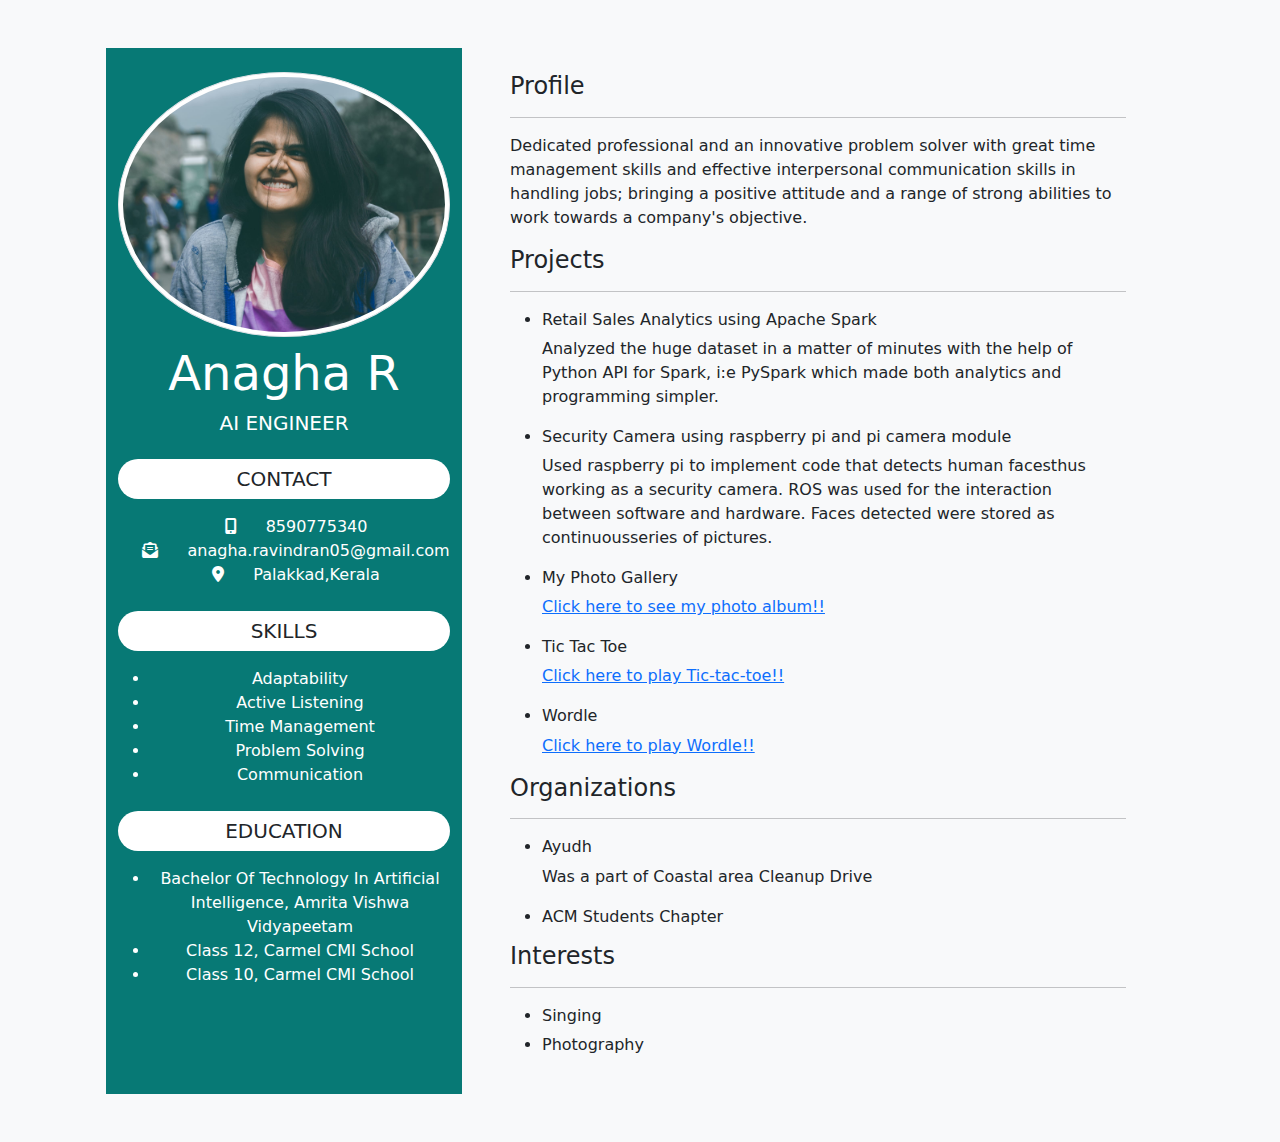
<file: index.html>
<!DOCTYPE html>
<html lang="en">
    <head>
      <meta charset="UTF-8">
      <title>My profile</title>
      <link href="https://cdn.jsdelivr.net/npm/bootstrap@5.3.0-alpha1/dist/css/bootstrap.min.css" rel="stylesheet">
      <link href="https://cdnjs.cloudflare.com/ajax/libs/font-awesome/6.3.0/css/all.min.css" rel="stylesheet">
      <link href="newcolor.css" rel="stylesheet">

    </head>
    <body class="bg-light">
      <div class="container p-5">
        <div class="row">
          <div class="col-lg-4  text-white text-center py-4">
            <div class="header-left">
              <img src="pic.jfif" alt="Profile picture" class="img-thumbnail rounded-circle mb-2">
              <h1 class="display-5">Anagha R</h1>
              <h4 class="lead text-uppercase text-dark-50 mb-4">AI Engineer</h4>
            </div>
            <div>
              <h5 class="text-uppercase bg-white text-dark py-2 rounded-pill">Contact</h5>

              <ul class="list-unstyled text-dark-50 ml-5 py-2 text-left">
                <li class="list-item">
                  <i class="fas fa-mobile-alt mx-4"></i>
                  8590775340
                </li>
                <li class="list-item">
                  <i class="fas fa-envelope-open-text mx-4"></i>
                  anagha.ravindran05@gmail.com
                </li>
                <li class="list-item">
                  <i class="fas fa-map-marker-alt mx-4"></i>
                  Palakkad,Kerala
                </li>
                
              </ul>



            
            </div>
            <div><h5 class="text-uppercase bg-white text-dark py-2 rounded-pill">Skills</h5>
            <ul class="list text-dark-50 ml-5 py-2 text-left text-capitalize">
                <li class="list-item">Adaptability</li>
                <li class="list-item">Active listening</li>
                <li class="list-item">Time management</li>
                <li class="list-item">Problem Solving</li>
                <li class="list-item">Communication</li>
            </ul>
            </div>

            <div>
              <h5 class="text-uppercase bg-white text-dark py-2 rounded-pill">Education</h5>
              <ul class="list text-dark-50 ml-5 py-2 text-left text-capitalize">
                <li class="list-item">Bachelor of Technology in Artificial Intelligence, Amrita Vishwa Vidyapeetam</li>
                <li class="list-item">Class 12, Carmel CMI School</li>
                <li class="list-item">Class 10, Carmel CMI School</li>
              </ul>
            </div>
            </div>
          <div class="col-lg-8 bg-light text-dark py-4 px-5">
            <div class="header-right">
              <h4 class="tet-uppercase">Profile</h4>
              <hr>
              <p>Dedicated professional and an innovative problem solver with great time management skills and effective interpersonal 
                communication skills in handling jobs; bringing a positive attitude and a range of strong abilities to work towards a 
                company's objective.</p>
            </div>
            <div>
              <h4 class="tet-uppercase">Projects</h4>
              <hr>
              <ul class="list">
                <li class="list-item">
                  <h6>Retail Sales Analytics using Apache Spark</h6>
                  <p>Analyzed the huge dataset in a matter of minutes with the help of Python API for Spark, i:e
                    PySpark which made both analytics and programming simpler.</p>

                </li>
                <li class="list-item">
                  <h6>Security Camera using raspberry pi and pi camera module
                  </h6>
                  <p>Used raspberry pi to implement code that detects human facesthus working as a security
                    camera. ROS was used for the interaction between software and hardware. Faces detected
                    were stored as continuousseries of pictures.
                    </p>

                </li>
                
                
                  <li class="list-item">
                  <h6>My Photo Gallery</h6>
                  <p><a href="photo_gallery.html">Click here to see my photo album!!</a></p>

                </li>

                <li class="list-item">
                  <h6>Tic Tac Toe</h6>
                  <p><a href="tic.html">Click here to play Tic-tac-toe!!</a></p>

                </li>

                <li class="list-item">
                  <h6>Wordle</h6>
                  <p><a href="wordle.html">Click here to play Wordle!!</a></p>

                </li>
              </ul>
              
            </div>

            <div>
              <h4 class="tet-uppercase">Organizations</h4>
              <hr>
              <ul class="list">
                <li class="list-item">
                  <h6>Ayudh</h6>
                  <p>Was a part of Coastal area Cleanup Drive</p>

                </li>
                <li class="list-item">
                  <h6>ACM Students Chapter
                  </h6>
                  
              </ul>
              
            </div>
            <div>
              <h4 class="tet-uppercase">Interests</h4>
              <hr>
              <ul class="list">
                <li class="list-item">
                  <h6>Singing</h6>

                </li>
                <li class="list-item">
                  <h6>Photography
                  </h6>
                  
              </ul>
              
            </div>
          

          </div>


          </div>

        </div>
      </div>
    </body>
</file>
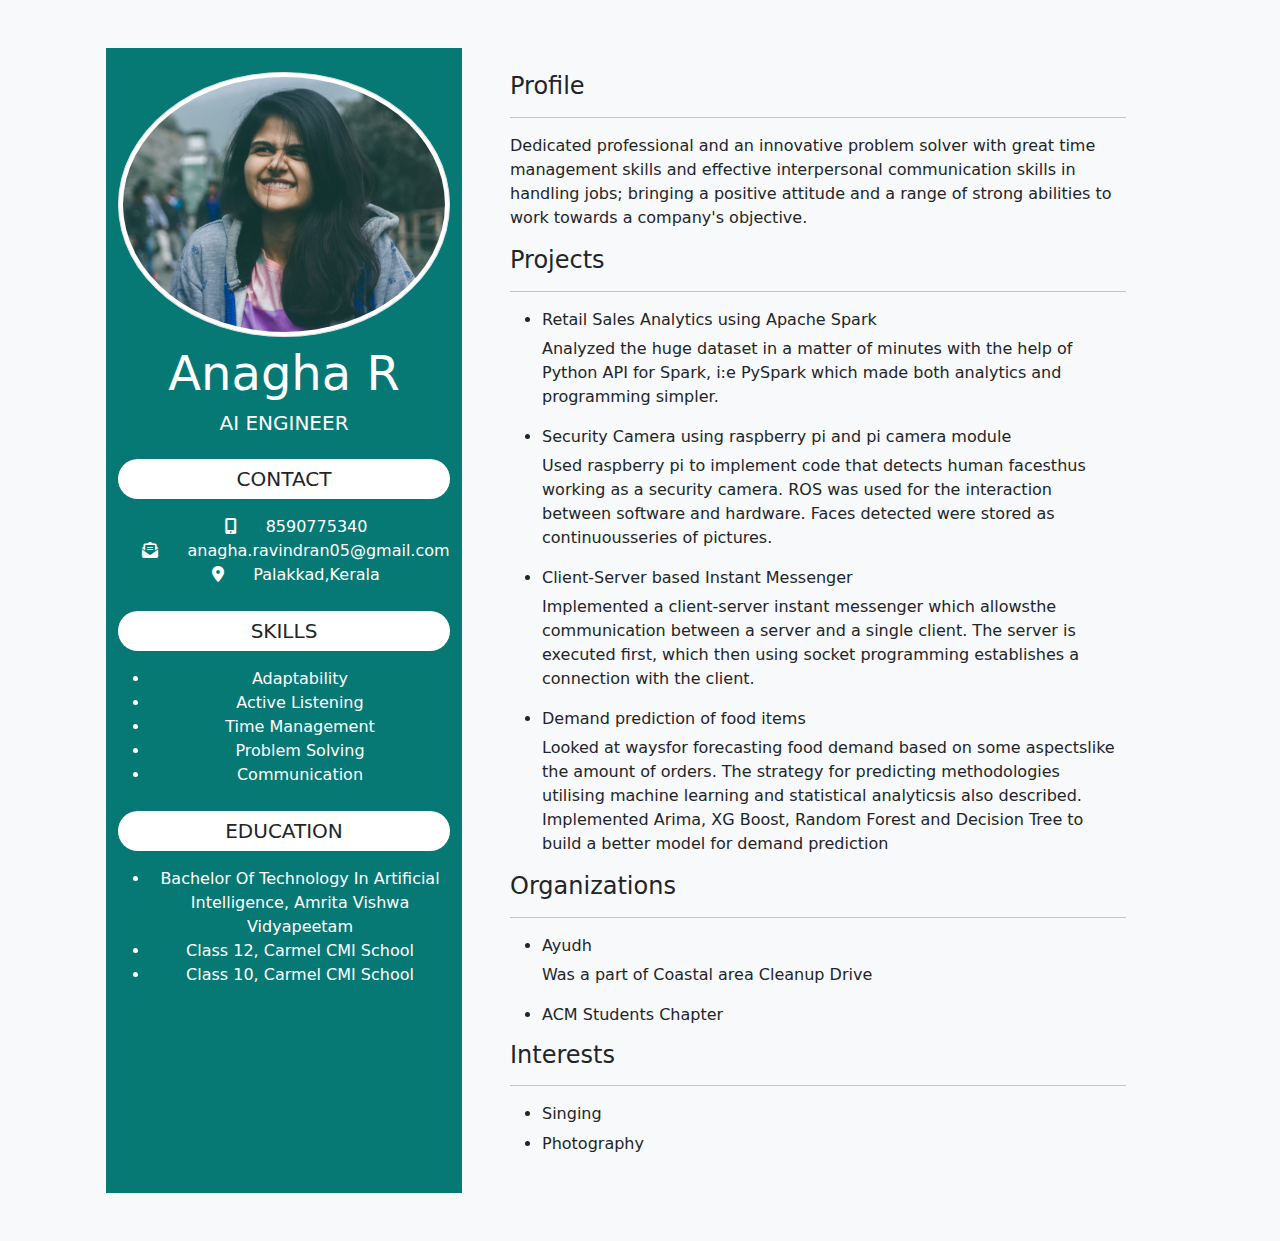
<file: Index.html>
<!DOCTYPE html>
<html lang="en">
    <head>
      <meta charset="UTF-8">
      <title>My profile</title>
      <link href="https://cdn.jsdelivr.net/npm/bootstrap@5.3.0-alpha1/dist/css/bootstrap.min.css" rel="stylesheet">
      <link href="https://cdnjs.cloudflare.com/ajax/libs/font-awesome/6.3.0/css/all.min.css" rel="stylesheet">
      <link href="newcolor.css" rel="stylesheet">

    </head>
    <body class="bg-light">
      <div class="container p-5">
        <div class="row">
          <div class="col-lg-4  text-white text-center py-4">
            <div class="header-left">
              <img src="pic.jfif" alt="Profile picture" class="img-thumbnail rounded-circle mb-2">
              <h1 class="display-5">Anagha R</h1>
              <h4 class="lead text-uppercase text-dark-50 mb-4">AI Engineer</h4>
            </div>
            <div>
              <h5 class="text-uppercase bg-white text-dark py-2 rounded-pill">Contact</h5>

              <ul class="list-unstyled text-dark-50 ml-5 py-2 text-left">
                <li class="list-item">
                  <i class="fas fa-mobile-alt mx-4"></i>
                  8590775340
                </li>
                <li class="list-item">
                  <i class="fas fa-envelope-open-text mx-4"></i>
                  anagha.ravindran05@gmail.com
                </li>
                <li class="list-item">
                  <i class="fas fa-map-marker-alt mx-4"></i>
                  Palakkad,Kerala
                </li>
                
              </ul>



            
            </div>
            <div><h5 class="text-uppercase bg-white text-dark py-2 rounded-pill">Skills</h5>
            <ul class="list text-dark-50 ml-5 py-2 text-left text-capitalize">
                <li class="list-item">Adaptability</li>
                <li class="list-item">Active listening</li>
                <li class="list-item">Time management</li>
                <li class="list-item">Problem Solving</li>
                <li class="list-item">Communication</li>
            </ul>
            </div>

            <div>
              <h5 class="text-uppercase bg-white text-dark py-2 rounded-pill">Education</h5>
              <ul class="list text-dark-50 ml-5 py-2 text-left text-capitalize">
                <li class="list-item">Bachelor of Technology in Artificial Intelligence, Amrita Vishwa Vidyapeetam</li>
                <li class="list-item">Class 12, Carmel CMI School</li>
                <li class="list-item">Class 10, Carmel CMI School</li>
              </ul>
            </div>
            </div>
          <div class="col-lg-8 bg-light text-dark py-4 px-5">
            <div class="header-right">
              <h4 class="tet-uppercase">Profile</h4>
              <hr>
              <p>Dedicated professional and an innovative problem solver with great time management skills and effective interpersonal 
                communication skills in handling jobs; bringing a positive attitude and a range of strong abilities to work towards a 
                company's objective.</p>
            </div>
            <div>
              <h4 class="tet-uppercase">Projects</h4>
              <hr>
              <ul class="list">
                <li class="list-item">
                  <h6>Retail Sales Analytics using Apache Spark</h6>
                  <p>Analyzed the huge dataset in a matter of minutes with the help of Python API for Spark, i:e
                    PySpark which made both analytics and programming simpler.</p>

                </li>
                <li class="list-item">
                  <h6>Security Camera using raspberry pi and pi camera module
                  </h6>
                  <p>Used raspberry pi to implement code that detects human facesthus working as a security
                    camera. ROS was used for the interaction between software and hardware. Faces detected
                    were stored as continuousseries of pictures.
                    </p>

                </li>
                <li class="list-item">
                  <h6>Client-Server based Instant Messenger</h6>
                  <p>Implemented a client-server instant messenger which allowsthe communication between a
                    server and a single client. The server is executed first, which then using socket programming
                    establishes a connection with the client.
                    </p>

                </li>
                <li class="list-item">
                  <h6>Demand prediction of food items
                  </h6>
                  <p>Looked at waysfor forecasting food demand based on some aspectslike the amount of
                    orders. The strategy for predicting methodologies utilising machine learning and statistical
                    analyticsis also described. Implemented Arima, XG Boost, Random Forest and Decision Tree
                    to build a better model for demand prediction</p>

                </li>
              </ul>
              
            </div>

            <div>
              <h4 class="tet-uppercase">Organizations</h4>
              <hr>
              <ul class="list">
                <li class="list-item">
                  <h6>Ayudh</h6>
                  <p>Was a part of Coastal area Cleanup Drive</p>

                </li>
                <li class="list-item">
                  <h6>ACM Students Chapter
                  </h6>
                  
              </ul>
              
            </div>
            <div>
              <h4 class="tet-uppercase">Interests</h4>
              <hr>
              <ul class="list">
                <li class="list-item">
                  <h6>Singing</h6>

                </li>
                <li class="list-item">
                  <h6>Photography
                  </h6>
                  
              </ul>
              
            </div>
          

          </div>


          </div>

        </div>
      </div>
    </body>
</file>
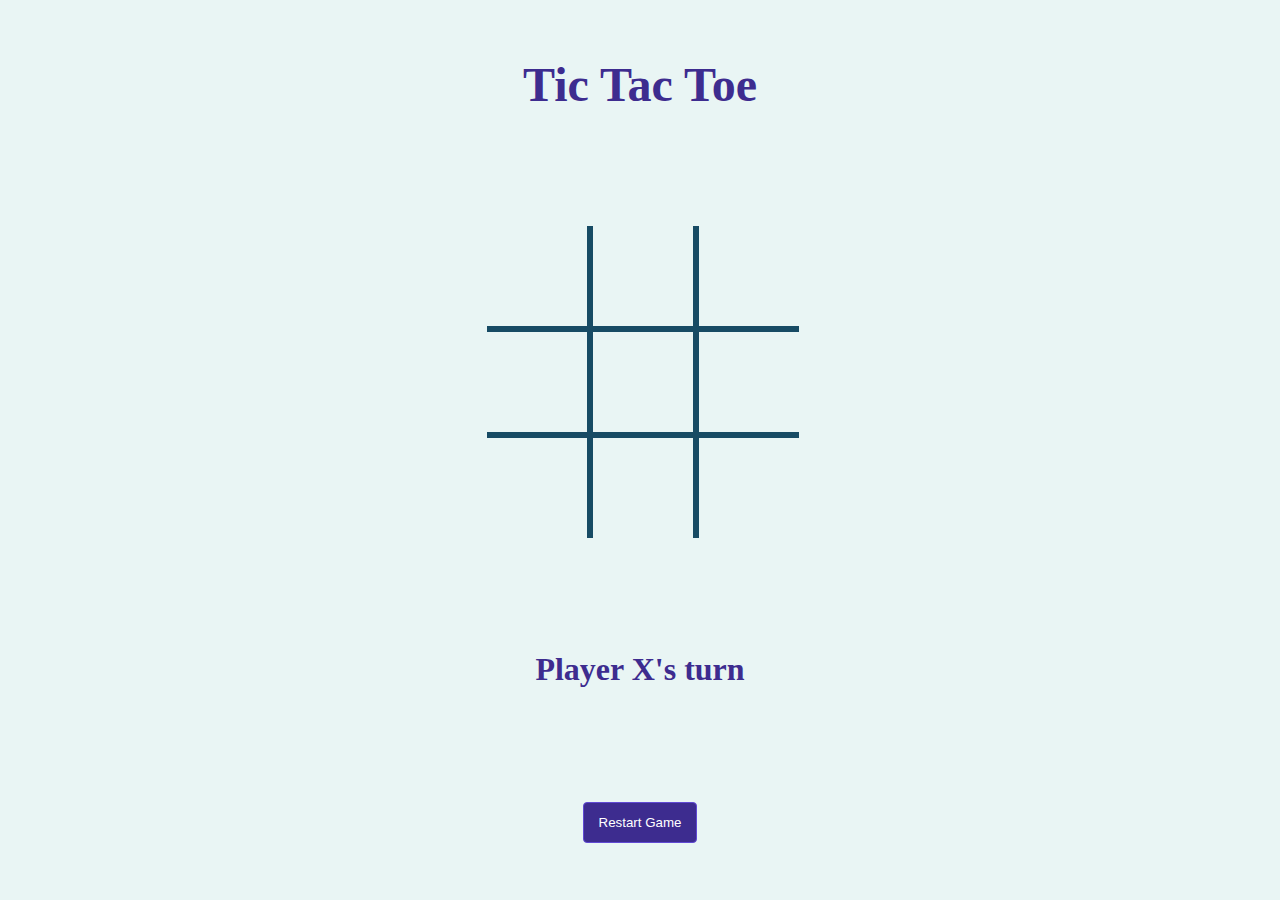
<file: multi.html>
<html>
    <body>
        <title>Tic Tac Toe</title>
        <link rel="stylesheet" href="tic.css">

<section>
    <h1 class="game--title">Tic Tac Toe</h1>
    <div class="game--container">
      <div data-cell-index="0" class="cell"></div>
      <div data-cell-index="1" class="cell"></div>
      <div data-cell-index="2" class="cell"></div>
      <div data-cell-index="3" class="cell"></div>
      <div data-cell-index="4" class="cell"></div>
      <div data-cell-index="5" class="cell"></div>
      <div data-cell-index="6" class="cell"></div>
      <div data-cell-index="7" class="cell"></div>
      <div data-cell-index="8" class="cell"></div>
    </div>
    <h2 class="game--status"></h2>
    <button class="game--restart">Restart Game</button>
  </section>
  <script>
    const statusDisplay = document.querySelector('.game--status');

let currentPlayer = 'X';
let gameState = ['', '', '', '', '', '', '', '', ''];
let gameActive = true;

const currentPlayerTurn = () => `Player ${currentPlayer}'s turn`;
const winningMessage = () => `Hurrayyyy!!! Player ${currentPlayer} has won!`;
const drawMessage = () => `It is a draw!`;

statusDisplay.innerHTML = currentPlayerTurn();

const winningConditions = [
  [0, 1, 2],
  [3, 4, 5],
  [6, 7, 8],
  [0, 3, 6],
  [1, 4, 7],
  [2, 5, 8],
  [0, 4, 8],
  [2, 4, 6]
];

function handleCellPlayed(clickedCell, clickedCellIndex) {
  gameState[clickedCellIndex] = currentPlayer;
  clickedCell.innerHTML = currentPlayer;
}

function handlePlayerChange() {
  currentPlayer = currentPlayer === 'X' ? 'O' : 'X';
  statusDisplay.innerHTML = currentPlayerTurn();
}

function handleResultValidation() {
  let roundWon = false;
  for (let i = 0; i <= winningConditions.length - 1; i++) {
    const winCondition = winningConditions[i];
    let a = gameState[winCondition[0]];
    let b = gameState[winCondition[1]];
    let c = gameState[winCondition[2]];
    if (a === '' || b === '' || c === '') {
      continue;
    }
    if (a === b && b === c) {
      roundWon = true;
      break;
    }
  }

  if (roundWon) {
    statusDisplay.innerHTML = winningMessage();
    gameActive = false;
    return;
  }

  let roundDraw = !gameState.includes('');
  if (roundDraw) {
    statusDisplay.innerHTML = drawMessage();
    gameActive = false;
    return;
  }

  handlePlayerChange();
}

function handleCellClick(clickedCellEvent) {
  const clickedCell = clickedCellEvent.target;
  const clickedCellIndex = parseInt(
    clickedCell.getAttribute('data-cell-index')
  );

  if (gameState[clickedCellIndex] !== '' || !gameActive) {
    return;
  }

  handleCellPlayed(clickedCell, clickedCellIndex);
  handleResultValidation();
}

function handleRestartGame() {
  gameActive = true;
  currentPlayer = 'X';
  gameState = ['', '', '', '', '', '', '', '', ''];
  statusDisplay.innerHTML = currentPlayerTurn();
  document.querySelectorAll('.cell').forEach(cell => (cell.innerHTML = ''));
}

document
  .querySelectorAll('.cell')
  .forEach(cell => cell.addEventListener('click', handleCellClick));
document
  .querySelector('.game--restart')
  .addEventListener('click', handleRestartGame);
  </script>
</body>
  </html>
</file>
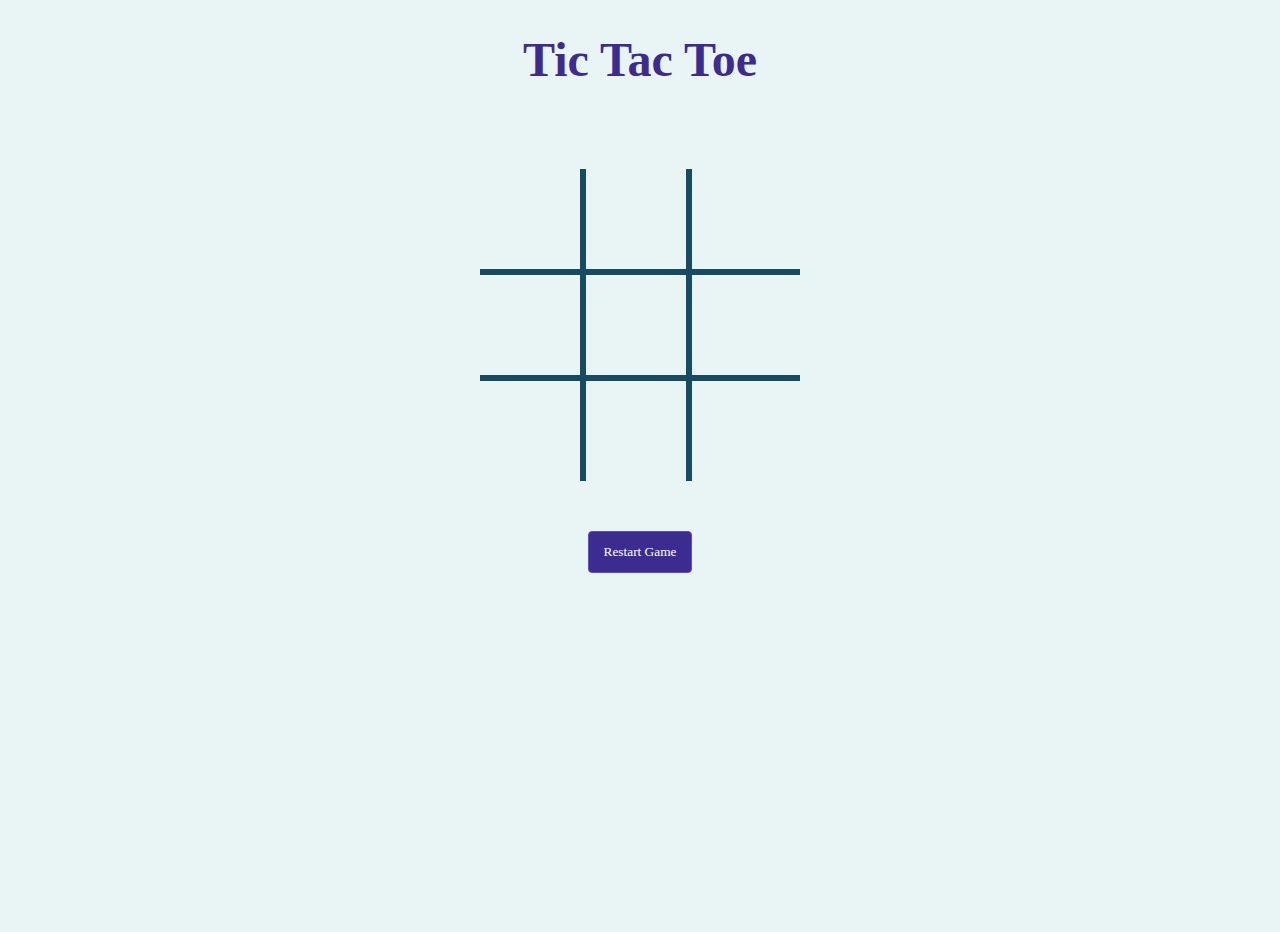
<file: single.html>
<!DOCTYPE html>
<html lang="en">
<head>
  <meta charset="UTF-8">
  <meta name="viewport" content="width=device-width, initial-scale=1.0">
  <meta http-equiv="X-UA-Compatible" content="ie=edge">
<style>
body {
    font-family: 'Georgia', cursive;
    background-color: #e9f5f4;
    height: 100vh;
    margin: 0;
  }
.container {
  width: 320px;
  margin: auto;
  margin-top: 10px;
  font-family: 'Georgia', cursive;

}

.container h1 {
  text-align: center;
  font-size: 48px;
  color: #3d2c8f;
  border: 0;
  padding-bottom: 50px;
}

.row {
  height: 100px;
}

.col {
  height: 100px;
  width: 100px;
  float: left;
  font-size: 50px;
  text-align: center;
  line-height: 100px;
  color:  #4ea7c3;

}


.border-b {
  border-bottom: 6px solid #174b64;
}

.border-r {
  border-right: 6px solid #174b64;
}

.winner {
    color: #010e12;
}
.restart  {
  text-align: center;
  padding-top: 50px;
}
.restart-btn{
  padding: 12px 15px;
    cursor: pointer;
    background-color: #3d2c8f; ;
    border:1px solid #6049d3;
    border-radius: 4px;
    font-family: Georgia, cursive;
    color: #fff;
	}
</style>
  <title>Document</title>
</head>
<body>
  <div class="container">
    <h1>Tic Tac Toe</h1>
    <div class="row border-b">
      <div class="col border-r"></div>
      <div class="col border-r"></div>
      <div class="col"></div>
    </div>
    <div class="row border-b">
      <div class="col border-r"></div>
      <div class="col border-r"></div>
      <div class="col"></div>
    </div>
    <div class="row">
      <div class="col border-r"></div>
      <div class="col border-r"></div>
      <div class="col"></div>
    </div>
  </div>
  <script>
  
  const ticTacToeGame = new TicTacToeGame();
	ticTacToeGame.start();
	
	function TicTacToeGame() {
	  const board = new Board();
	  const humanPlayer = new HumanPlayer(board);
	  const computerPlayer = new ComputerPlayer(board);
	  let turn = 0;
	
	  this.start = function() {
		const config = { childList: true };
		const observer = new MutationObserver(() => takeTurn());
		board.positions.forEach((el) => observer.observe(el, config));
		takeTurn();
	  }
	
	  function takeTurn() {
		if (board.checkForWinner()) {
		  return;
		}
	
		if (turn % 2 === 0) {
		  humanPlayer.takeTurn();
		} else {
		  computerPlayer.takeTurn();
		}
	
		turn++;
	  };
	}
	
	function Board() {
	  this.positions = Array.from(document.querySelectorAll('.col'));
	
	  this.checkForWinner = function() {
		let winner = false;
	
		const winningCombinations = [
			[0,1,2],
			[3,4,5],
			[6,7,8],
			[0,4,8],
			[2,4,6],
			[0,3,6],
			[1,4,7],
			[2,5,8]
		];
	
		const positions = this.positions;
		winningCombinations.forEach((winningCombo) => {
		  const pos0InnerText = positions[winningCombo[0]].innerText;
		  const pos1InnerText = positions[winningCombo[1]].innerText;
		  const pos2InnerText = positions[winningCombo[2]].innerText;
		  const isWinningCombo = pos0InnerText !== '' &&
			pos0InnerText === pos1InnerText && pos1InnerText === pos2InnerText;
		  if (isWinningCombo) {
			  winner = true;
			  winningCombo.forEach((index) => {
				positions[index].className += ' winner';
			  })
		  }
		});
	
		return winner;
	  }
	}
	
	function ComputerPlayer(board) {
	  this.takeTurn = function() {
		let availablePositions = board.positions.filter((p) => p.innerText === '');
		const move = Math.floor(Math.random() * (availablePositions.length - 0));
		availablePositions[move].innerText = 'O';
	  }
	}
	
	function HumanPlayer(board) {
	  this.takeTurn = function() {
		board.positions.forEach(el =>
		  el.addEventListener('click', handleTurnTaken));
	  }
	
	  function handleTurnTaken(event) {
		event.target.innerText = 'X';
		board.positions
		  .forEach(el => el.removeEventListener('click', handleTurnTaken));
	  }
	}
	</script>
	<div class="restart">
		<button type="reset" class="restart-btn">Restart Game</button></div>
		<script>document.querySelector('.restart-btn').addEventListener('click', function(){
			window.location.reload();
			return false;});
			</script>
</body>
</html>
</file>
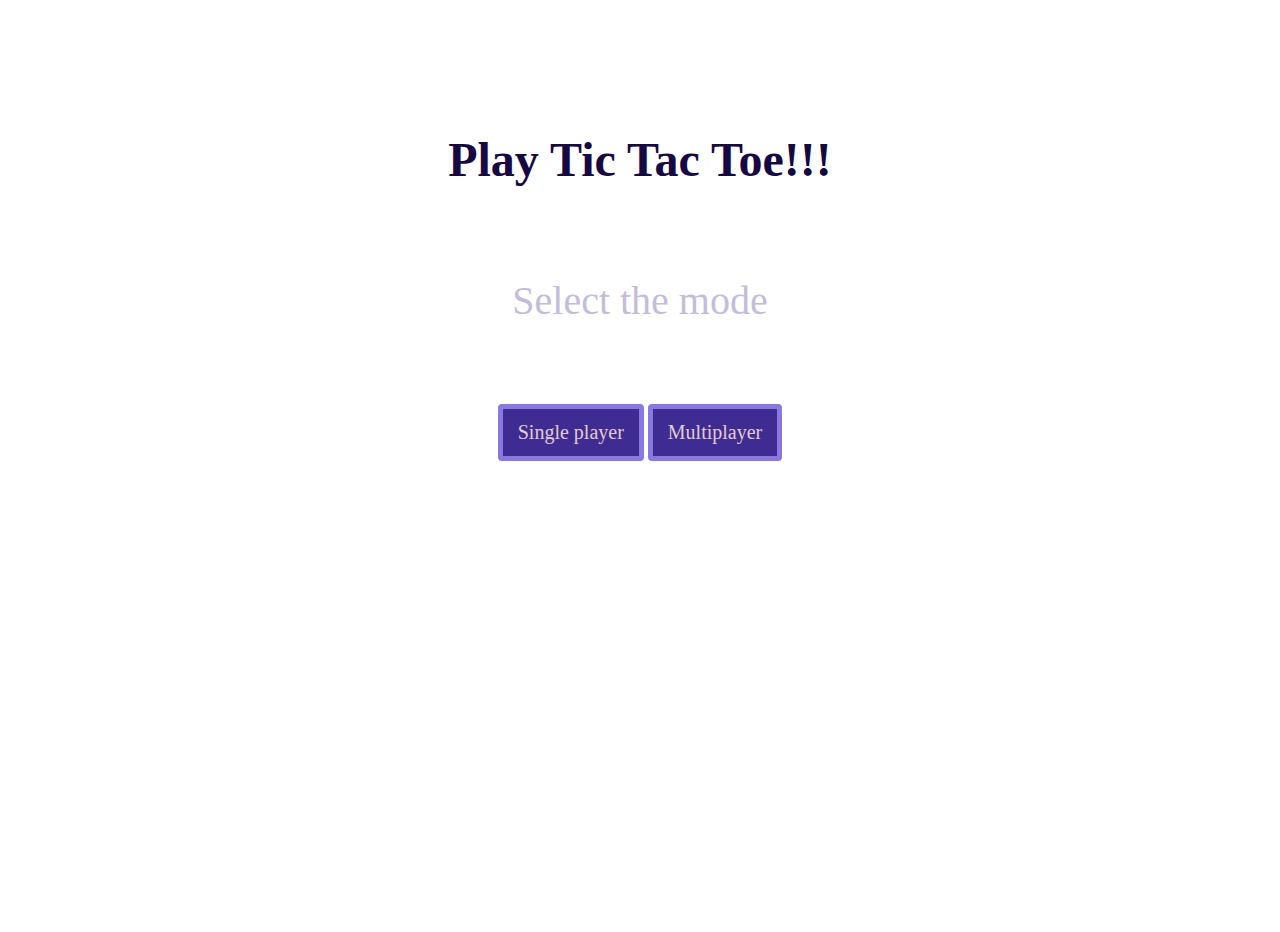
<file: tic.html>
<!DOCTYPE html>
<html>
<head>
	<title>Button Redirect Example</title>
</head>
<style>
  body {
      font-family: 'Georgia', cursive;
      height: 100vh;
      margin: 0;
      text-align: center;
     background-position: 120%;

    }
  h1 {
  text-align: center;
  font-size: 48px;
  color: #160843;
  border: 0;
  padding-bottom: 50px;
  padding-top: 100px;
}
p {
  text-align: center;
  font-size: 40px;
  color: #c3bdd9;
  border: 0;
  padding-bottom: 40px;
}
restart  {
  text-align: center;
  padding-top: 50px;
}
.restart-btn{
  padding: 12px 15px;
    cursor: pointer;
    background-color: #3f2c93; ;
    border:5px solid #8978e2;
    border-radius: 4px;
    font-family: Georgia, cursive;
    color: #e1cece;
    font-size: 20px;
	}
    </style>

<body background="https://a-static.besthdwallpaper.com/the-gaze-of-a-black-yellow-eyed-cat-on-a-black-background-in-blue-green-mixed-tones-wallpaper-1152x720-96647_2.jpg"></body>
	<h1>Play Tic Tac Toe!!!</h1>
  <p>Select the mode</p>
  <div class="restart">
	<button class="restart-btn" onclick="window.location.href = 'single.html';">Single player</button>
	<button class="restart-btn" onclick="window.location.href = 'multi.html';">Multiplayer</button></div>
</body>
</html>
</file>
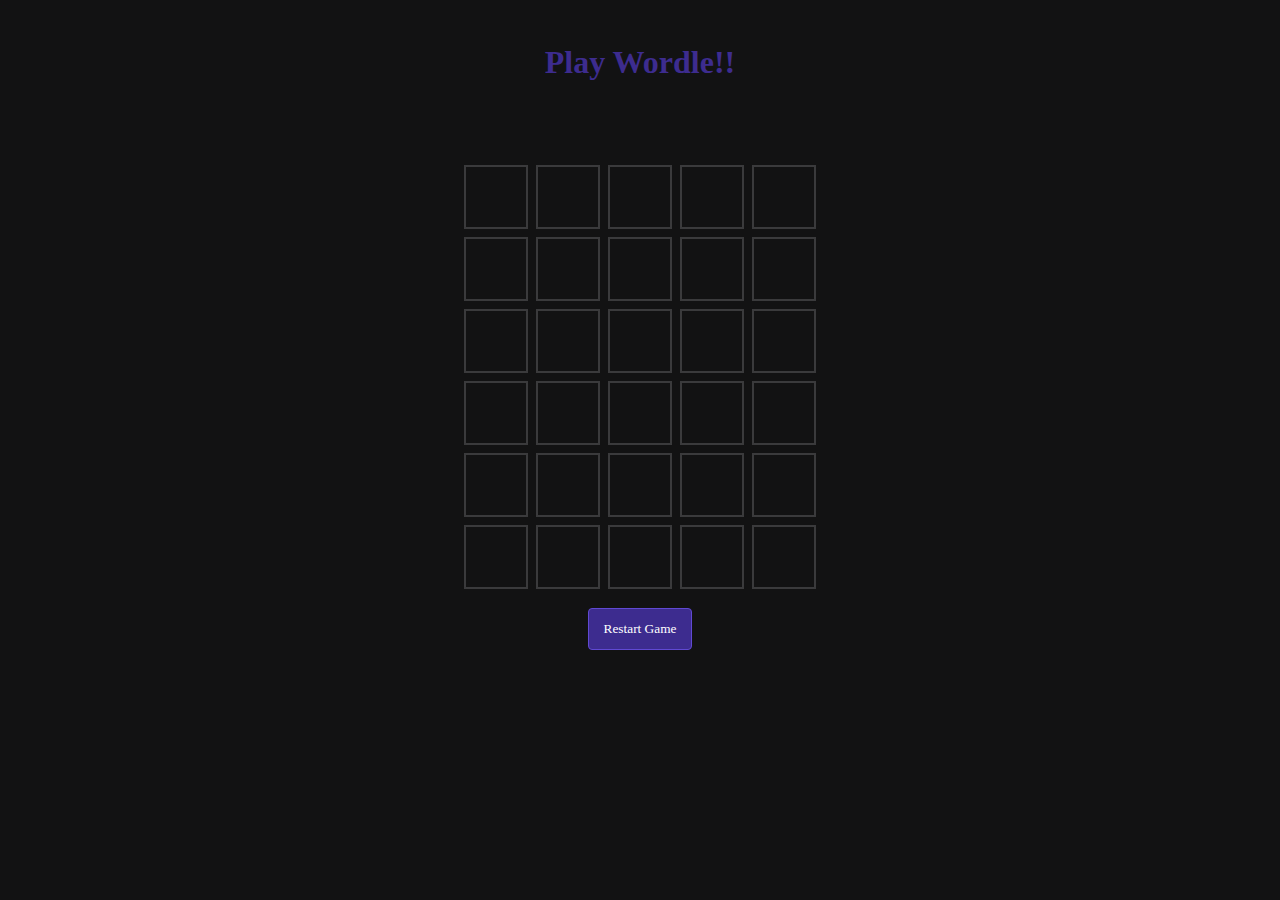
<file: wordle.html>
<!DOCTYPE html>
<html lang="en">
  <head>
    <meta charset="UTF-8" />
    <meta http-equiv="X-UA-Compatible" content="IE=edge" />
    <meta name="viewport" content="width=device-width, initial-scale=1.0" />
    <title>Wordle game</title>
    <link rel="stylesheet" href="wordle.css" />
</head>
<body>
    <div id="game">
        <h1>Play Wordle!!</h1>
        <div class="grid">
        </div>

    </div>

    <script src="script.js" type="module"></script>
    <div class="restart">
    <button class="restart-btn">Restart Game</button></div>
    <script>
    document.querySelector('.restart-btn').addEventListener('click', function(){
        window.location.reload();
        return false;
      });
        </script>

</body>
</html>
</file>
<file: newcolor.css>
.row{
    background-color:rgb(7, 121, 117);

}
</file>
<file: tic.css>
body {
    font-family: 'Georgia', cursive;
    background-color: #e9f5f4;
    height: 100vh;
    margin: 0;
  }
  
  section {
    text-align: center;
    height: 100%;
    display: flex;
    flex-direction: column;
    justify-content: space-around;
    align-items: center;
  }
  .game--title{
    font-size: 3em;
    color: #3d2c8f;
    margin: 0;
    
  }
  .game--container {
    display: grid;
    grid-template-columns: repeat(3, auto);
    width: 306px;
    border: 0;
  }
  
  .cell {
    font-family: 'Times New Roman', cursive;
    width: 100px;
    height: 100px;
    border: 0;
    cursor: pointer;
    line-height: 100px;
    font-size: 50px;
    color:  #4ea7c3;
  }
  .cell:nth-child(1){
    border-right:6px solid #174b64;
    border-bottom:6px solid #174b64;
    

  }
  .cell:nth-child(2){
    border-right:6px solid #174b64;
    border-bottom:6px solid #174b64;
  }
  .cell:nth-child(3){
    border-bottom:6px solid #174b64;
  }
  .cell:nth-child(4){
    border-bottom:6px solid #174b64;
    border-right:6px solid #174b64;
  }
  .cell:nth-child(5){
    border-bottom:6px solid #174b64;
    border-right:6px solid #174b64;
  }
  .cell:nth-child(6){
    border-bottom:6px solid #174b64;
  }
  .cell:nth-child(7){
    border-right:6px solid #174b64;
  }
  .cell:nth-child(8){
    border-right:6px solid #174b64;
  }
  .game--status{
    font-size: 2rem;
    margin: 0;
    color:  #3d2c8f;
  }
  .game--restart{
    padding: 12px 15px;
    cursor: pointer;
    background-color: #3d2c8f; ;
    border:1px solid #6049d3;
    border-radius: 4px;
    transform: scale(1);
    transition: transform 200ms ease-in-out;
    outline: none;
    color: #fff;
  }
  .game--restart:active{
    transform: scale(1.4);
  }
  .game--restart:hover{
    background-color: #4aaad4 ;
  }
</file>
<file: wordle.css>
html,
body {
  background: var(--default);
  font-family: 'Georgia', cursive;
}
h1{
  font-family: 'Georgia', cursive;
  text-align: center;
  color: #3d2c8f;
}

.restart  {
  text-align: center;
}
.restart-btn{
  padding: 12px 15px;
    cursor: pointer;
    background-color: #3d2c8f; ;
    border:1px solid #6049d3;
    border-radius: 4px;
    font-family: Georgia, cursive;
    color: #fff;
}

:root {
  --default: #121213;
  --empty: #3a3a3c;
  --wrong: #b59f3b;
  --right: #538d4e;
}

#game {
  display: grid;
  place-items: center;
  width: 100%;
  height: 600px;
}

.grid {
  display: grid;
  grid-template-rows: repeat(6, auto);
  grid-template-columns: repeat(5, auto);
}

.box {
  width: 60px;
  height: 60px;
  border: 2px solid var(--empty);
  margin: 4px;
  color: white;
  text-transform: uppercase;
  display: grid;
  place-items: center;
  font-family: Arial, Helvetica, sans-serif;
  font-size: 2.4rem;
}

.box.empty {
  background: var(--empty);
}

.box.wrong {
  background: var(--wrong);
}

.box.right {
  background: var(--right);
}

.animated {
  animation: flip 0.5s ease;
}

@keyframes flip {
  0% {
    transform: scaleY(1);
  }
  50% {
    transform: scaleY(0);
  }
  100% {
    transform: scaleY(1);
  }
}
</file>
